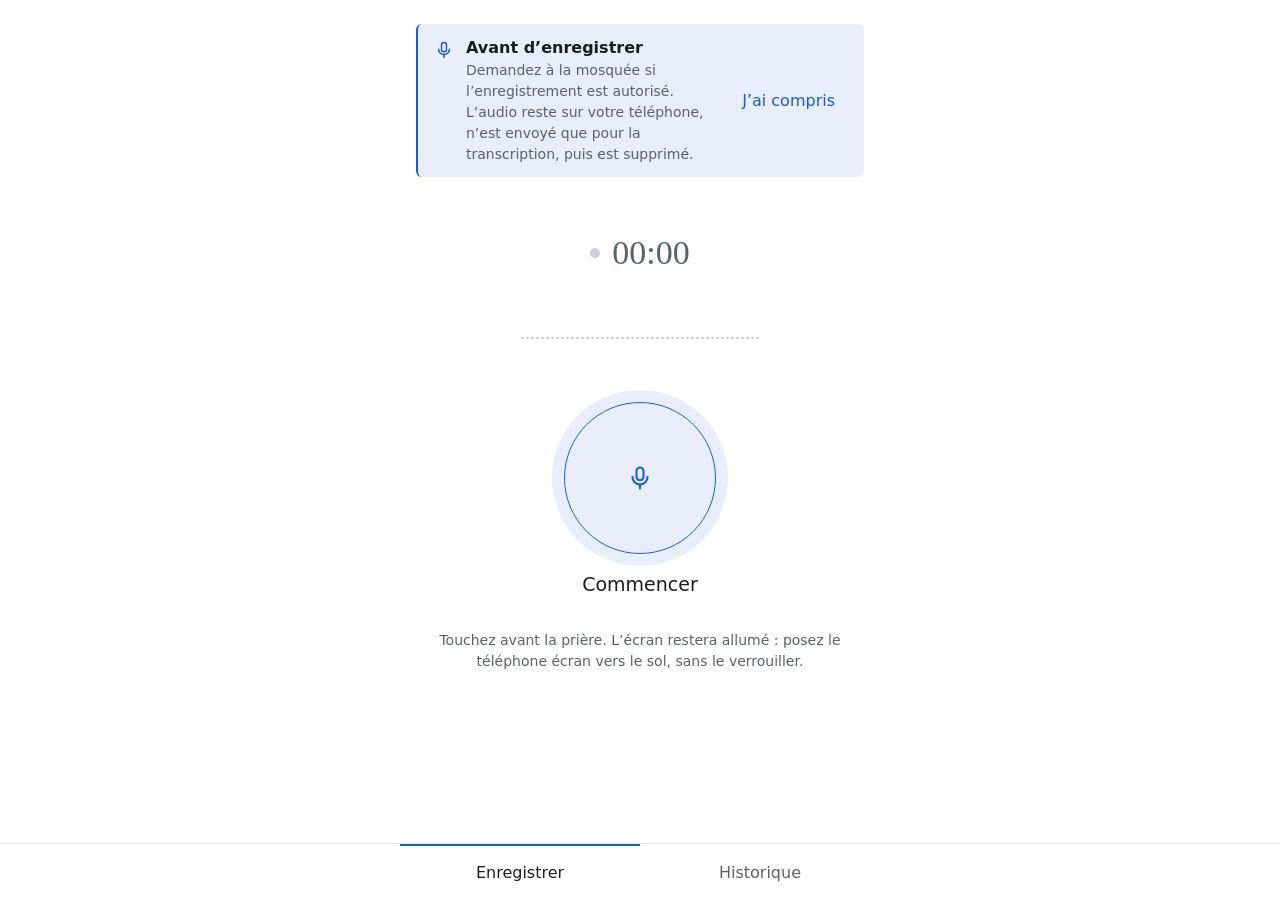
<file: index.html>
<!doctype html>
<html lang="fr">
  <head>
    <meta charset="utf-8" />
    <meta name="viewport" content="width=device-width, initial-scale=1, viewport-fit=cover" />
    <meta name="color-scheme" content="light" />
    <meta name="apple-mobile-web-app-capable" content="yes" />
    <meta name="apple-mobile-web-app-status-bar-style" content="default" />
    <title>Sama3</title>
    <link rel="manifest" href="manifest.webmanifest" />
    <link rel="stylesheet" href="styles/tokens.css" />
    <link rel="stylesheet" href="styles/base.css" />
    <link rel="stylesheet" href="styles/components.css" />
  </head>
  <body>
    <main id="app" class="app"></main>
    <nav id="nav" class="app-nav"></nav>
    <script type="module" src="src/main.js"></script>
  </body>
</html>
</file>
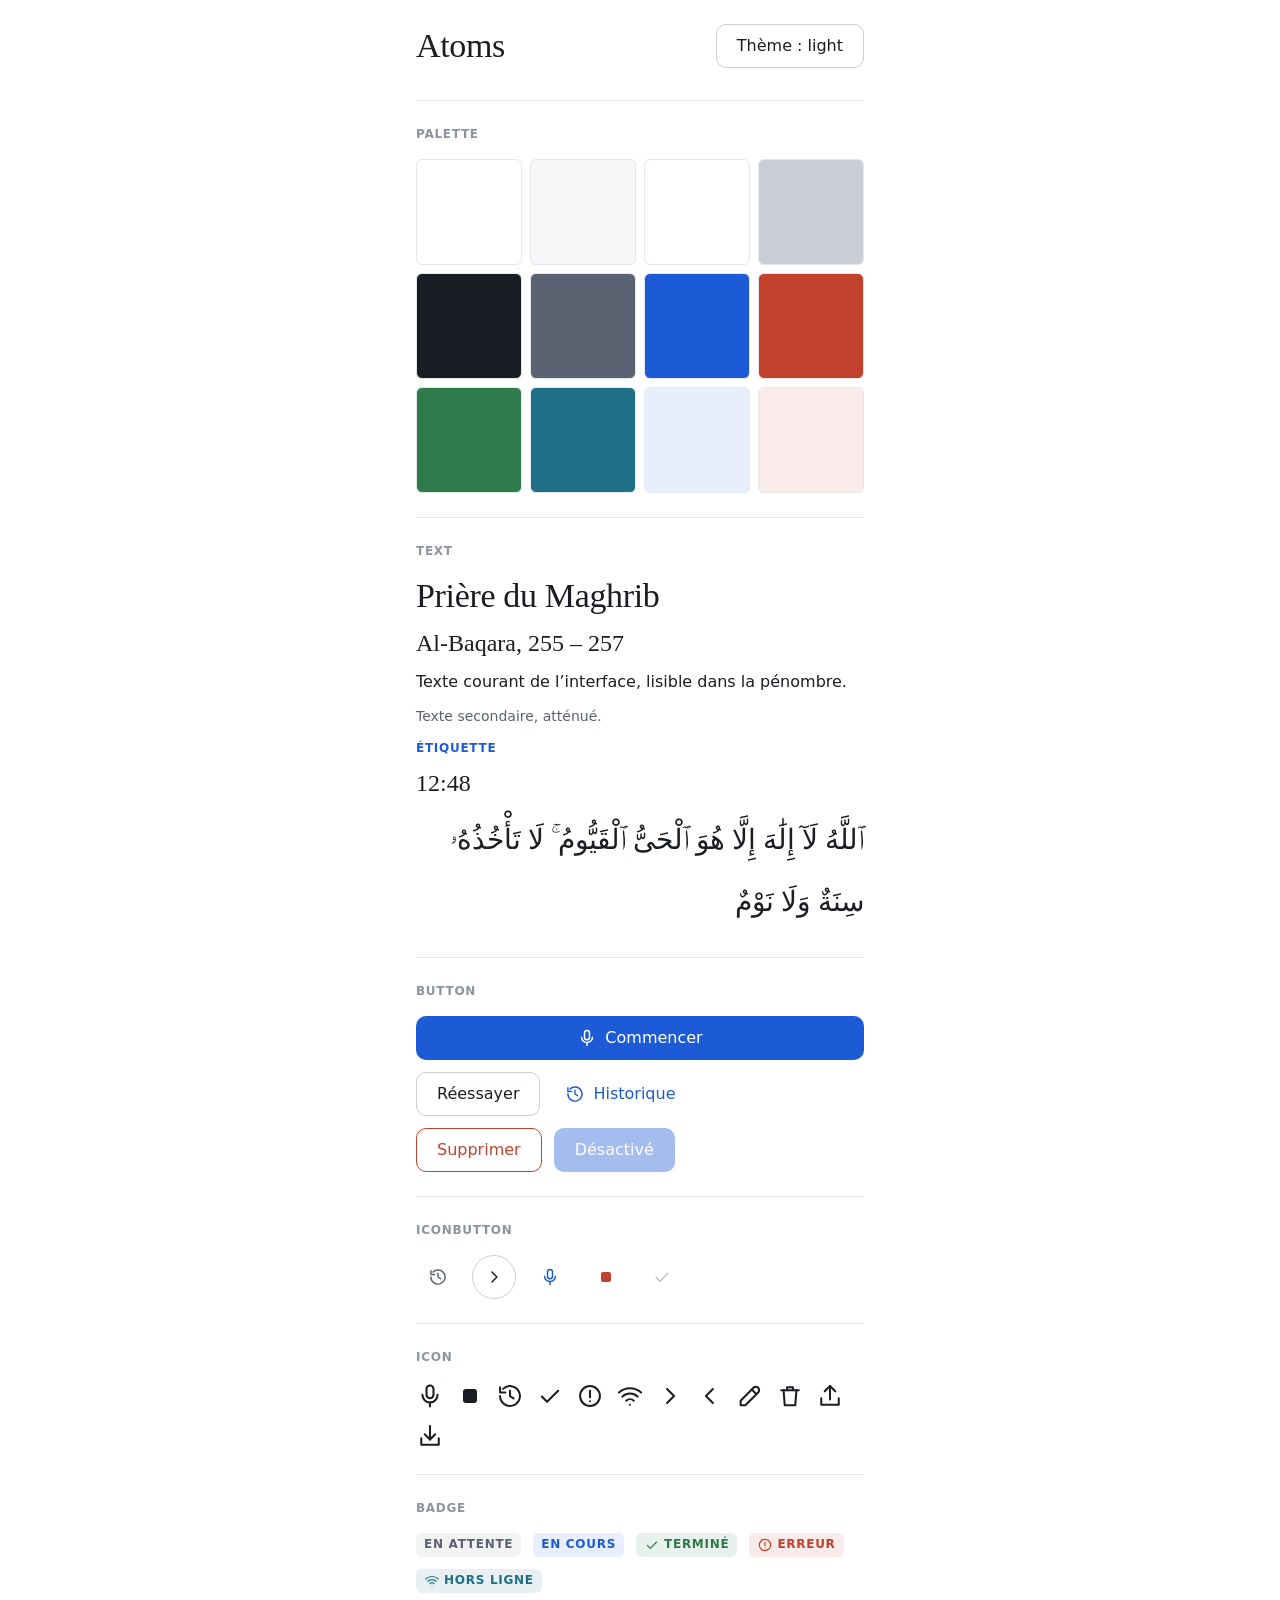
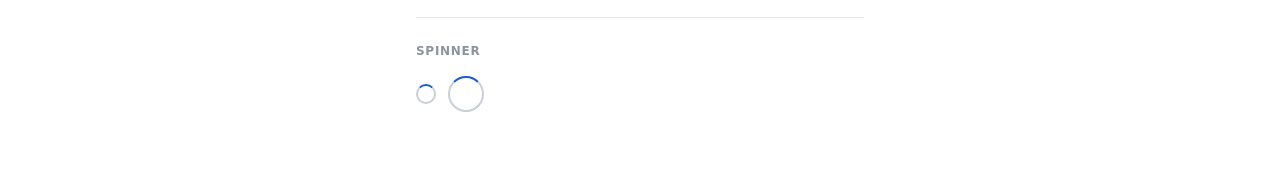
<file: dev/atoms.html>
<!doctype html>
<html lang="fr">
  <head>
    <meta charset="utf-8" />
    <meta name="viewport" content="width=device-width, initial-scale=1, viewport-fit=cover" />
    <meta name="color-scheme" content="dark light" />
    <title>Sama3 — atoms (dev)</title>
    <link rel="stylesheet" href="../styles/tokens.css" />
    <link rel="stylesheet" href="../styles/base.css" />
    <link rel="stylesheet" href="../styles/components.css" />
    <link rel="stylesheet" href="dev.css" />
  </head>
  <body>
    <main id="demo" class="dev"></main>
    <script type="module" src="atoms.js"></script>
  </body>
</html>
</file>
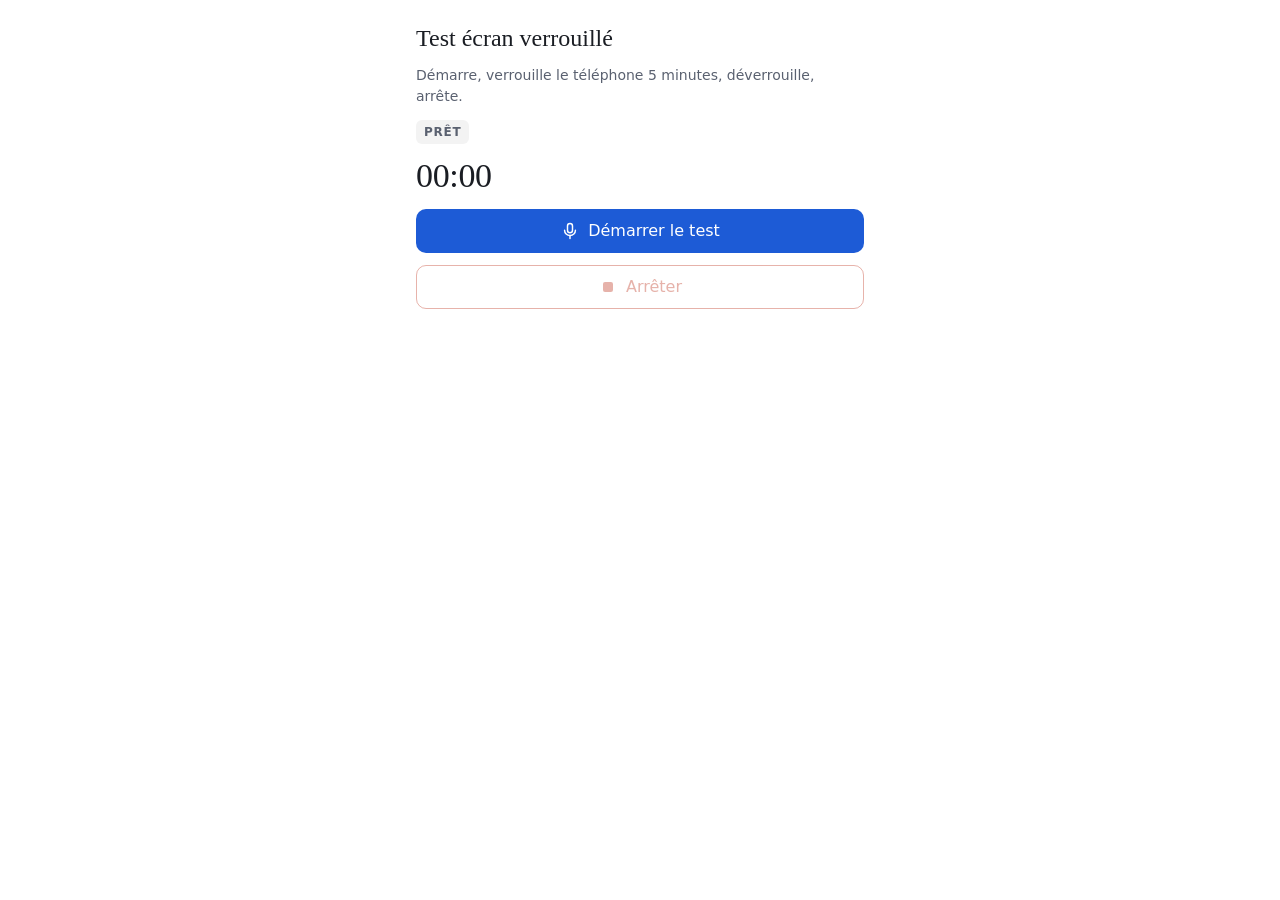
<file: dev/lock-test.html>
<!doctype html>
<html lang="fr">
  <head>
    <meta charset="utf-8" />
    <meta name="viewport" content="width=device-width, initial-scale=1, viewport-fit=cover" />
    <meta name="color-scheme" content="dark light" />
    <title>Sama3 — test écran verrouillé (dev)</title>
    <link rel="stylesheet" href="../styles/tokens.css" />
    <link rel="stylesheet" href="../styles/base.css" />
    <link rel="stylesheet" href="../styles/components.css" />
    <link rel="stylesheet" href="dev.css" />
  </head>
  <body>
    <main id="demo" class="dev"></main>
    <script type="module" src="lock-test.js"></script>
  </body>
</html>
</file>
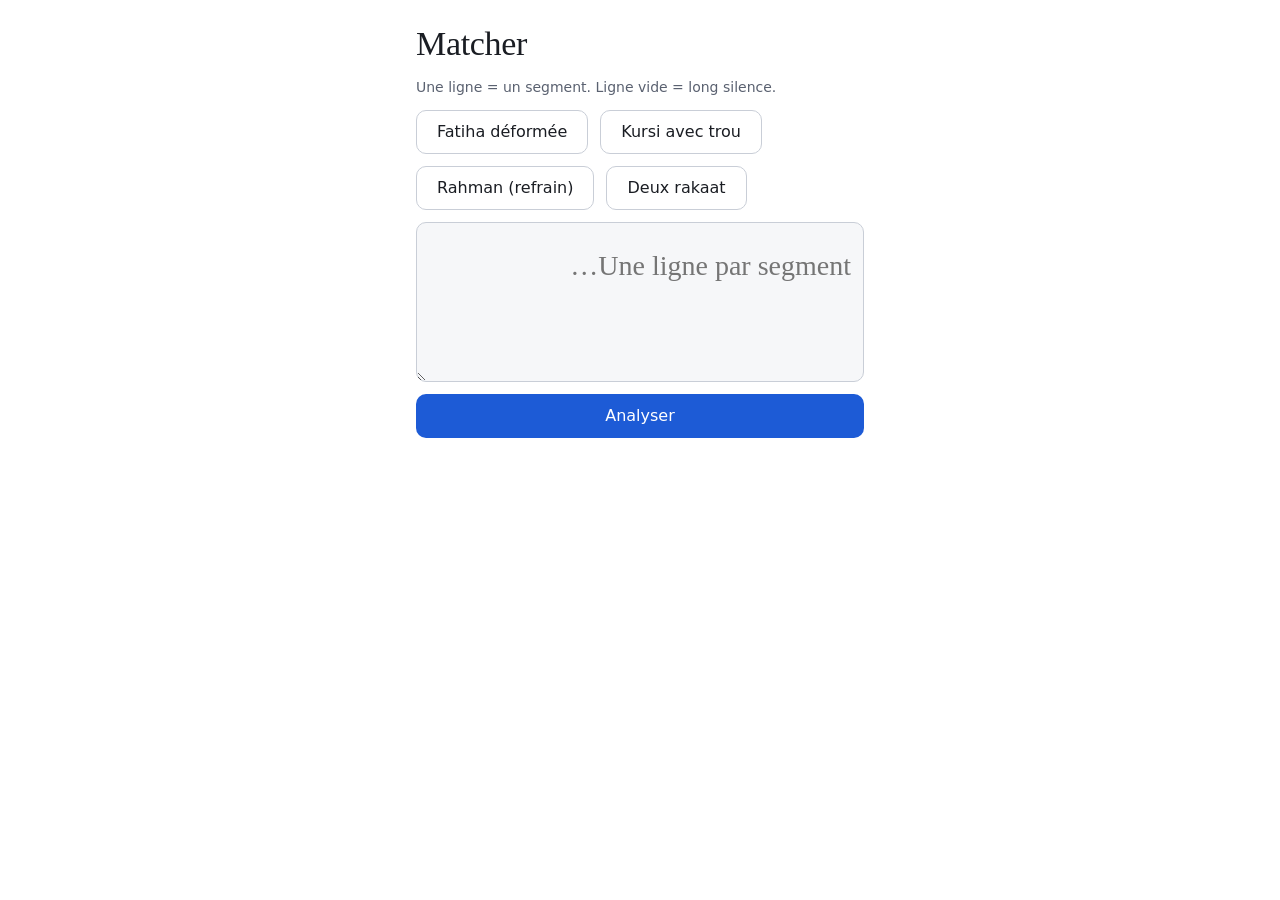
<file: dev/matcher.html>
<!doctype html>
<html lang="fr">
  <head>
    <meta charset="utf-8" />
    <meta name="viewport" content="width=device-width, initial-scale=1, viewport-fit=cover" />
    <meta name="color-scheme" content="dark light" />
    <title>Sama3 — matcher (dev)</title>
    <link rel="stylesheet" href="../styles/tokens.css" />
    <link rel="stylesheet" href="../styles/base.css" />
    <link rel="stylesheet" href="../styles/components.css" />
    <link rel="stylesheet" href="dev.css" />
  </head>
  <body>
    <main id="demo" class="dev"></main>
    <script type="module" src="matcher.js"></script>
  </body>
</html>
</file>
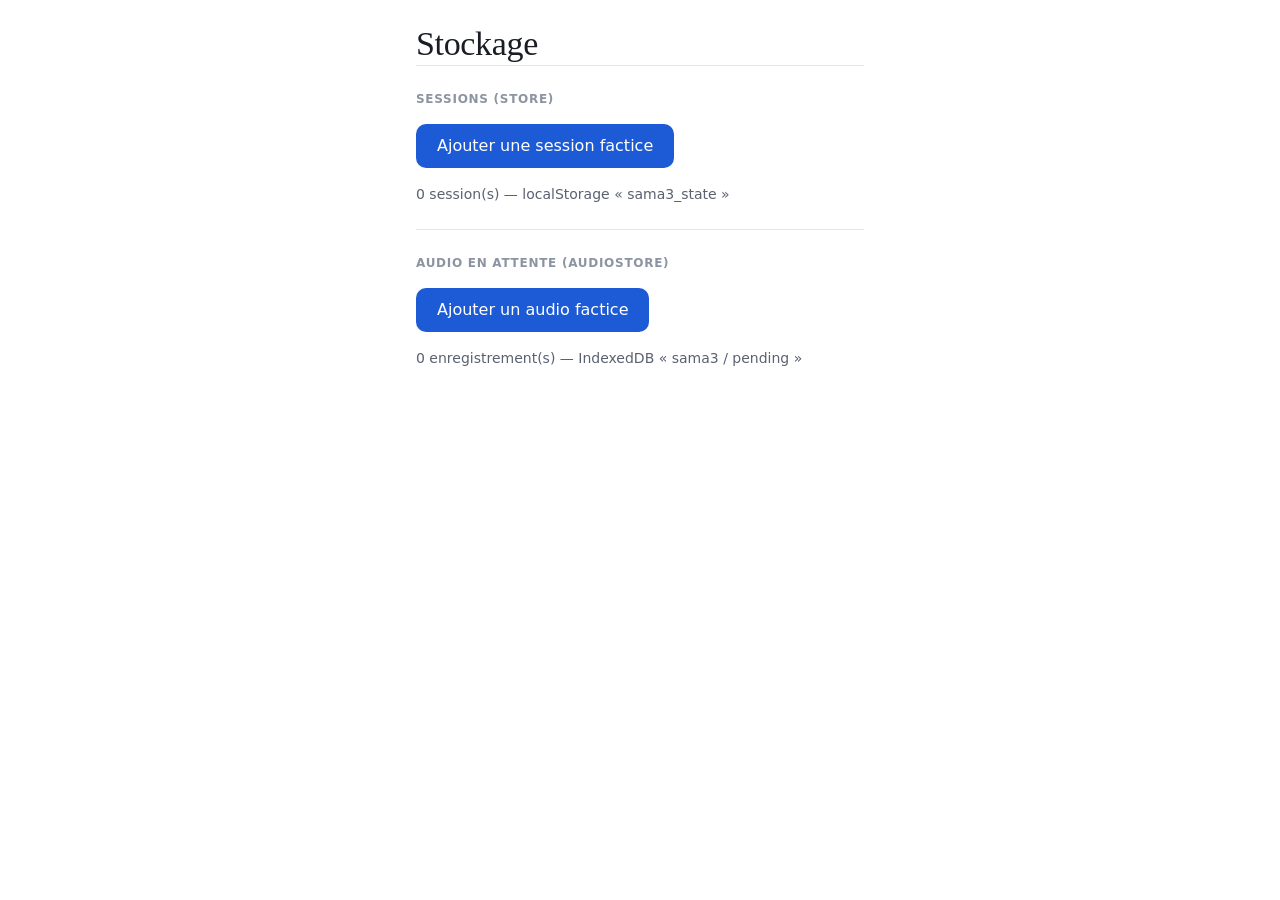
<file: dev/storage.html>
<!doctype html>
<html lang="fr">
  <head>
    <meta charset="utf-8" />
    <meta name="viewport" content="width=device-width, initial-scale=1, viewport-fit=cover" />
    <meta name="color-scheme" content="dark light" />
    <title>Sama3 — stockage (dev)</title>
    <link rel="stylesheet" href="../styles/tokens.css" />
    <link rel="stylesheet" href="../styles/base.css" />
    <link rel="stylesheet" href="../styles/components.css" />
    <link rel="stylesheet" href="dev.css" />
  </head>
  <body>
    <main id="demo" class="dev"></main>
    <script type="module" src="storage.js"></script>
  </body>
</html>
</file>
<file: styles/tokens.css>
/* Sama3 — tokens.css
   Seule source de valeurs visuelles du projet (§11, §14.1).
   Thème clair (fond blanc, accent bleu) par défaut ;
   variante sombre uniquement si forcée via <html data-theme="dark">. */

:root {
  color-scheme: light;

  /* — Couleurs : clair (défaut) — blanc, encre neutre, bleu — */
  --color-bg: #ffffff;
  --color-surface: #f6f7f9;
  --color-surface-raised: #ffffff;
  --color-line: #e4e7ec;
  --color-line-strong: #c9ced7;

  --color-text: #1a1d23;
  --color-text-muted: #5a6170;
  --color-text-faint: #8d94a1;

  --color-accent: #1d5bd6;
  --color-accent-strong: #1747ab;
  --color-on-accent: #ffffff;
  --color-accent-soft: rgba(29, 91, 214, 0.1);

  --color-danger: #c2412d;
  --color-danger-strong: #a33422;
  --color-on-danger: #ffffff;
  --color-danger-soft: rgba(194, 65, 45, 0.1);

  --color-success: #2f7a4b;
  --color-success-soft: rgba(47, 122, 75, 0.1);

  --color-info: #1f6f86;
  --color-info-soft: rgba(31, 111, 134, 0.1);

  --color-neutral-soft: rgba(26, 29, 35, 0.05);

  --color-focus: #1d5bd6;
  --color-backdrop: rgba(26, 29, 35, 0.4);

  /* — Ombres : très discrètes, on sépare par filets plutôt que par élévation — */
  --shadow-raised: 0 1px 2px rgba(26, 29, 35, 0.06), 0 6px 16px rgba(26, 29, 35, 0.06);
  --shadow-press: 0 0 0 rgba(0, 0, 0, 0);

  /* — Typographie — */
  --font-ui: "Seravek", "Avenir Next", "Segoe UI", system-ui, -apple-system, sans-serif;
  --font-display: "Iowan Old Style", "Palatino Linotype", "Palatino", "Book Antiqua", Georgia, serif;
  --font-arabic: "Noto Naskh Arabic", serif;

  --text-xs: 0.75rem;
  --text-sm: 0.875rem;
  --text-md: 1rem;
  --text-lg: 1.1875rem;
  --text-xl: 1.5rem;
  --text-display: 2.125rem;
  --text-arabic: 1.75rem;
  --text-arabic-lg: 2.125rem;

  --leading-tight: 1.2;
  --leading-normal: 1.5;
  --leading-arabic: 2.2;

  --weight-regular: 400;
  --weight-medium: 500;
  --weight-semibold: 600;

  --tracking-label: 0.06em;
  --tracking-display: -0.01em;

  /* — Espacements (base 4px) — */
  --space-1: 0.25rem;
  --space-2: 0.5rem;
  --space-3: 0.75rem;
  --space-4: 1rem;
  --space-5: 1.25rem;
  --space-6: 1.5rem;
  --space-8: 2rem;
  --space-10: 2.5rem;
  --space-12: 3rem;

  /* — Rayons — */
  --radius-sm: 6px;
  --radius-md: 10px;
  --radius-lg: 16px;
  --radius-full: 999px;

  /* — Bordures — */
  --border-thin: 1px;
  --border-focus: 2px;
  --focus-offset: 2px;

  /* — Dimensions — */
  --touch-min: 44px;
  --hidden-size: 1px;
  --icon-sm: 16px;
  --icon-md: 20px;
  --icon-lg: 28px;
  --icon-stroke: 1.75;
  --spinner-md: 20px;
  --spinner-lg: 36px;
  --spinner-stroke: 2px;
  --badge-height: 24px;
  --layout-max: 30rem;
  --gutter: 1rem;
  --record-size: 9.5rem;
  --record-halo: 0.75rem;
  --timer-dot: 0.625rem;
  --meter-height: 4rem;
  --meter-bar: 3px;
  --meter-gap: 2px;
  --meter-dot: 2px;
  --empty-mark: 4rem;
  --reading-max: 38rem;
  --nav-height: 3.5rem;

  /* — Mouvement — */
  --duration-fast: 120ms;
  --duration-base: 200ms;
  --duration-slow: 900ms;
  --duration-pulse: 1800ms;
  --duration-instant: 0.01ms;
  --ease-out: cubic-bezier(0.2, 0.7, 0.2, 1);
  --press-scale: 0.97;
  --opacity-disabled: 0.4;
}

/* — Variante sombre (forcée uniquement) — */
:root[data-theme="dark"] {
  color-scheme: dark;
  --color-bg: #121418;
  --color-surface: #1a1d23;
  --color-surface-raised: #22262e;
  --color-line: #2b3039;
  --color-line-strong: #414855;
  --color-text: #e8ebf0;
  --color-text-muted: #a2a9b6;
  --color-text-faint: #6c7381;
  --color-accent: #6f9cff;
  --color-accent-strong: #93b5ff;
  --color-on-accent: #0d1424;
  --color-accent-soft: rgba(111, 156, 255, 0.15);
  --color-danger: #e5826b;
  --color-danger-strong: #efa08e;
  --color-on-danger: #1a0f0c;
  --color-danger-soft: rgba(229, 130, 107, 0.15);
  --color-success: #79c08f;
  --color-success-soft: rgba(121, 192, 143, 0.15);
  --color-info: #6fb6c9;
  --color-info-soft: rgba(111, 182, 201, 0.15);
  --color-neutral-soft: rgba(232, 235, 240, 0.07);
  --color-focus: #93b5ff;
  --color-backdrop: rgba(8, 9, 11, 0.72);
  --shadow-raised: 0 1px 0 rgba(255, 255, 255, 0.03) inset, 0 6px 18px rgba(0, 0, 0, 0.35);
}
</file>
<file: styles/base.css>
/* Sama3 — base.css
   Reset léger, typographie, texte arabe RTL. Aucune valeur en dur : tokens.css uniquement. */

*,
*::before,
*::after {
  box-sizing: border-box;
}

* {
  margin: 0;
}

html {
  -webkit-text-size-adjust: 100%;
  text-size-adjust: 100%;
}

body {
  min-height: 100dvh;
  background: var(--color-bg);
  color: var(--color-text);
  font-family: var(--font-ui);
  font-size: var(--text-md);
  line-height: var(--leading-normal);
  -webkit-font-smoothing: antialiased;
  -webkit-tap-highlight-color: transparent;
}

img,
svg {
  display: block;
  max-width: 100%;
}

button,
input,
textarea,
select {
  font: inherit;
  color: inherit;
}

button {
  background: none;
  border: none;
  padding: 0;
  cursor: pointer;
}

:focus-visible {
  outline: var(--border-focus) solid var(--color-focus);
  outline-offset: var(--focus-offset);
}

.visually-hidden {
  position: absolute;
  width: var(--hidden-size);
  height: var(--hidden-size);
  padding: 0;
  overflow: hidden;
  clip: rect(0 0 0 0);
  white-space: nowrap;
  border: 0;
}

/* — Typographie (atom Text) — */

.text {
  overflow-wrap: break-word;
}

.text--display {
  font-family: var(--font-display);
  font-size: var(--text-display);
  font-weight: var(--weight-regular);
  line-height: var(--leading-tight);
  letter-spacing: var(--tracking-display);
}

.text--title {
  font-family: var(--font-display);
  font-size: var(--text-xl);
  font-weight: var(--weight-regular);
  line-height: var(--leading-tight);
}

.text--body {
  font-size: var(--text-md);
}

.text--small {
  font-size: var(--text-sm);
}

.text--label {
  font-size: var(--text-xs);
  font-weight: var(--weight-semibold);
  letter-spacing: var(--tracking-label);
  text-transform: uppercase;
}

.text--numeric {
  font-variant-numeric: tabular-nums;
}

.text--arabic {
  font-family: var(--font-arabic);
  font-size: var(--text-arabic);
  line-height: var(--leading-arabic);
  text-align: right;
}

.text--muted {
  color: var(--color-text-muted);
}

.text--faint {
  color: var(--color-text-faint);
}

.text--accent {
  color: var(--color-accent);
}

@media (prefers-reduced-motion: reduce) {
  *,
  *::before,
  *::after {
    animation-duration: var(--duration-instant) !important;
    animation-iteration-count: 1 !important;
    transition-duration: var(--duration-instant) !important;
  }
}
</file>
<file: styles/components.css>
/* Sama3 — components.css
   Styles des composants et du shell. Aucune valeur en dur : tokens.css uniquement. */

/* — Icon — */

.icon {
  flex: none;
  fill: none;
  stroke: currentColor;
  stroke-width: var(--icon-stroke);
  stroke-linecap: round;
  stroke-linejoin: round;
}

.icon--sm {
  width: var(--icon-sm);
  height: var(--icon-sm);
}

.icon--md {
  width: var(--icon-md);
  height: var(--icon-md);
}

.icon--lg {
  width: var(--icon-lg);
  height: var(--icon-lg);
}

.icon .icon__fill {
  fill: currentColor;
  stroke: none;
}

/* — Button — */

.btn {
  display: inline-flex;
  align-items: center;
  justify-content: center;
  gap: var(--space-2);
  min-height: var(--touch-min);
  padding: var(--space-2) var(--space-5);
  border: var(--border-thin) solid transparent;
  border-radius: var(--radius-md);
  font-size: var(--text-md);
  font-weight: var(--weight-medium);
  line-height: var(--leading-tight);
  text-align: center;
  transition:
    background-color var(--duration-fast) var(--ease-out),
    border-color var(--duration-fast) var(--ease-out),
    color var(--duration-fast) var(--ease-out),
    transform var(--duration-fast) var(--ease-out);
}

.btn:active:not(:disabled) {
  transform: scale(var(--press-scale));
}

.btn:disabled {
  opacity: var(--opacity-disabled);
  cursor: not-allowed;
}

.btn--block {
  display: flex;
  width: 100%;
}

.btn--primary {
  background: var(--color-accent);
  color: var(--color-on-accent);
}

.btn--primary:hover:not(:disabled) {
  background: var(--color-accent-strong);
}

.btn--secondary {
  border-color: var(--color-line-strong);
  color: var(--color-text);
}

.btn--secondary:hover:not(:disabled) {
  border-color: var(--color-accent);
  color: var(--color-accent);
}

.btn--quiet {
  padding-inline: var(--space-3);
  color: var(--color-accent);
}

.btn--quiet:hover:not(:disabled) {
  background: var(--color-accent-soft);
}

.btn--danger {
  border-color: var(--color-danger);
  color: var(--color-danger);
}

.btn--danger:hover:not(:disabled) {
  background: var(--color-danger-soft);
}

/* — IconButton — */

.icon-btn {
  display: inline-flex;
  align-items: center;
  justify-content: center;
  width: var(--touch-min);
  height: var(--touch-min);
  border: var(--border-thin) solid transparent;
  border-radius: var(--radius-full);
  color: var(--color-text-muted);
  transition:
    background-color var(--duration-fast) var(--ease-out),
    color var(--duration-fast) var(--ease-out),
    transform var(--duration-fast) var(--ease-out);
}

.icon-btn:hover:not(:disabled) {
  background: var(--color-neutral-soft);
  color: var(--color-text);
}

.icon-btn:active:not(:disabled) {
  transform: scale(var(--press-scale));
}

.icon-btn:disabled {
  opacity: var(--opacity-disabled);
  cursor: not-allowed;
}

.icon-btn--outline {
  border-color: var(--color-line-strong);
  color: var(--color-text);
}

.icon-btn--accent {
  color: var(--color-accent);
}

.icon-btn--danger {
  color: var(--color-danger);
}

/* — Badge — */

.badge {
  display: inline-flex;
  align-items: center;
  gap: var(--space-1);
  min-height: var(--badge-height);
  padding: 0 var(--space-2);
  border-radius: var(--radius-sm);
  font-size: var(--text-xs);
  font-weight: var(--weight-semibold);
  letter-spacing: var(--tracking-label);
  line-height: var(--leading-tight);
  text-transform: uppercase;
  white-space: nowrap;
}

.badge--neutral {
  background: var(--color-neutral-soft);
  color: var(--color-text-muted);
}

.badge--accent {
  background: var(--color-accent-soft);
  color: var(--color-accent);
}

.badge--success {
  background: var(--color-success-soft);
  color: var(--color-success);
}

.badge--danger {
  background: var(--color-danger-soft);
  color: var(--color-danger);
}

.badge--info {
  background: var(--color-info-soft);
  color: var(--color-info);
}

/* — Spinner — */

.spinner {
  display: inline-flex;
  align-items: center;
  justify-content: center;
  color: var(--color-accent);
}

.spinner__ring {
  display: block;
  border: var(--spinner-stroke) solid var(--color-line-strong);
  border-top-color: currentColor;
  border-radius: var(--radius-full);
  animation: spinner-turn var(--duration-slow) linear infinite;
}

.spinner--md .spinner__ring {
  width: var(--spinner-md);
  height: var(--spinner-md);
}

.spinner--lg .spinner__ring {
  width: var(--spinner-lg);
  height: var(--spinner-lg);
}

@keyframes spinner-turn {
  to {
    transform: rotate(1turn);
  }
}

/* — Layout des écrans — */

.screen {
  display: flex;
  flex-direction: column;
  gap: var(--space-6);
  width: 100%;
  max-width: var(--layout-max);
  margin-inline: auto;
  padding: var(--space-6) var(--gutter) var(--space-8);
}

/* — Timer — */

.timer {
  display: inline-flex;
  align-items: center;
  gap: var(--space-3);
  font-family: var(--font-display);
  font-size: var(--text-display);
  line-height: var(--leading-tight);
  font-variant-numeric: tabular-nums;
  color: var(--color-text-muted);
}

.timer__dot {
  width: var(--timer-dot);
  height: var(--timer-dot);
  border-radius: var(--radius-full);
  background: var(--color-line-strong);
}

.timer--active {
  color: var(--color-text);
}

.timer--active .timer__dot {
  background: var(--color-danger);
  animation: pulse var(--duration-pulse) var(--ease-out) infinite;
}

@keyframes pulse {
  50% {
    opacity: 0.25;
  }
}

/* — RecordButton — */

.record-btn {
  display: flex;
  flex-direction: column;
  align-items: center;
  gap: var(--space-4);
  color: var(--color-text);
}

.record-btn__disc {
  display: grid;
  place-items: center;
  width: var(--record-size);
  height: var(--record-size);
  border-radius: var(--radius-full);
  border: var(--border-thin) solid var(--color-accent);
  background: var(--color-accent-soft);
  color: var(--color-accent);
  box-shadow: 0 0 0 var(--record-halo) var(--color-accent-soft);
  transition:
    transform var(--duration-fast) var(--ease-out),
    background-color var(--duration-base) var(--ease-out),
    border-color var(--duration-base) var(--ease-out),
    color var(--duration-base) var(--ease-out);
}

.record-btn:active:not(:disabled) .record-btn__disc {
  transform: scale(var(--press-scale));
}

.record-btn--recording .record-btn__disc {
  border-color: var(--color-danger);
  background: var(--color-danger-soft);
  color: var(--color-danger);
  box-shadow: 0 0 0 var(--record-halo) var(--color-danger-soft);
}

.record-btn:disabled {
  cursor: progress;
}

.record-btn__label {
  font-size: var(--text-lg);
  font-weight: var(--weight-medium);
}

/* — RecorderPanel — */

.recorder {
  display: flex;
  flex-direction: column;
  gap: var(--space-6);
}

.recorder__center {
  display: flex;
  flex-direction: column;
  align-items: center;
  gap: var(--space-8);
  padding-block: var(--space-8);
  text-align: center;
}

/* — StatusBanner — */

.banner {
  display: flex;
  align-items: flex-start;
  gap: var(--space-3);
  padding: var(--space-3) var(--space-4);
  border-inline-start: var(--border-focus) solid currentColor;
  border-radius: var(--radius-sm);
  background: var(--color-neutral-soft);
  color: var(--color-text-muted);
}

.banner > .icon {
  margin-top: var(--space-1);
}

.banner__body {
  flex: 1;
  color: var(--color-text);
}

.banner__title {
  font-weight: var(--weight-semibold);
}

.banner__message {
  font-size: var(--text-sm);
  color: var(--color-text-muted);
}

.banner__action {
  align-self: center;
}

.banner--info {
  background: var(--color-info-soft);
  color: var(--color-info);
}

.banner--success {
  background: var(--color-success-soft);
  color: var(--color-success);
}

.banner--danger {
  background: var(--color-danger-soft);
  color: var(--color-danger);
}

.banner--accent {
  background: var(--color-accent-soft);
  color: var(--color-accent);
}

/* — QueueList — */

.queue {
  display: flex;
  flex-direction: column;
  gap: var(--space-3);
}

.queue__list {
  list-style: none;
  padding: 0;
  border-top: var(--border-thin) solid var(--color-line);
}

.queue__item {
  display: flex;
  flex-wrap: wrap;
  align-items: center;
  justify-content: space-between;
  gap: var(--space-3);
  padding-block: var(--space-3);
  border-bottom: var(--border-thin) solid var(--color-line);
}

.queue__info {
  display: flex;
  flex-direction: column;
  min-width: 0;
}

.queue__side {
  display: flex;
  align-items: center;
  gap: var(--space-2);
}

.screen__loading {
  display: grid;
  place-items: center;
  padding-block: var(--space-12);
}

/* — PassageHeader — */

.passage-header {
  display: flex;
  align-items: flex-start;
  gap: var(--space-2);
  margin-inline-start: calc(var(--space-3) * -1);
}

.passage-header__body {
  display: flex;
  flex-direction: column;
  gap: var(--space-1);
  padding-top: var(--space-1);
}

/* — PassageList — */

.passage-list {
  display: flex;
  flex-direction: column;
  gap: var(--space-10);
}

.passage__head {
  display: flex;
  flex-direction: column;
  gap: var(--space-1);
  padding-bottom: var(--space-3);
  border-bottom: var(--border-thin) solid var(--color-accent);
}

.passage__verses {
  display: flex;
  flex-direction: column;
}

/* — VerseCard — */

.verse-card {
  border-bottom: var(--border-thin) solid var(--color-line);
}

.verse-card__hit {
  display: flex;
  flex-direction: column;
  gap: var(--space-3);
  width: 100%;
  min-height: var(--touch-min);
  padding-block: var(--space-5);
  text-align: start;
  transition: background-color var(--duration-fast) var(--ease-out);
}

.verse-card__hit:active {
  background: var(--color-neutral-soft);
}

.verse-card__translation {
  font-size: var(--text-sm);
  color: var(--color-text-muted);
}

.verse-card__translation--missing {
  font-style: italic;
  color: var(--color-text-faint);
}

.verse-card__foot {
  display: flex;
  align-items: center;
  justify-content: space-between;
  font-size: var(--text-xs);
  letter-spacing: var(--tracking-label);
  text-transform: uppercase;
  color: var(--color-text-faint);
}

/* — Tabs — */

.tabs {
  display: flex;
  border-bottom: var(--border-thin) solid var(--color-line);
}

.tabs__tab {
  flex: 1;
  min-height: var(--touch-min);
  padding-inline: var(--space-2);
  border-bottom: var(--border-focus) solid transparent;
  margin-bottom: calc(var(--border-thin) * -1);
  font-weight: var(--weight-medium);
  color: var(--color-text-muted);
  transition:
    color var(--duration-fast) var(--ease-out),
    border-color var(--duration-fast) var(--ease-out);
}

.tabs__tab--active {
  border-bottom-color: var(--color-accent);
  color: var(--color-text);
}

/* — VerseDetail — */

.verse-detail {
  display: flex;
  flex-direction: column;
  gap: var(--space-5);
}

.verse-detail__head {
  display: flex;
  align-items: flex-start;
  gap: var(--space-2);
  margin-inline-start: calc(var(--space-3) * -1);
}

.verse-detail__panel {
  display: flex;
  flex-direction: column;
  gap: var(--space-4);
  max-width: var(--reading-max);
  font-size: var(--text-lg);
}

.verse-detail__panel .text--arabic {
  font-size: var(--text-arabic-lg);
}

/* — EmptyState — */

.empty-state {
  display: flex;
  flex-direction: column;
  align-items: center;
  gap: var(--space-3);
  padding: var(--space-12) var(--space-4);
  text-align: center;
}

.empty-state__mark {
  display: grid;
  place-items: center;
  width: var(--empty-mark);
  height: var(--empty-mark);
  margin-bottom: var(--space-2);
  border: var(--border-thin) solid var(--color-line-strong);
  border-radius: var(--radius-full);
  color: var(--color-accent);
}

/* — Shell : contenu + barre de navigation basse — */

.app {
  padding-bottom: calc(var(--nav-height) + env(safe-area-inset-bottom));
}

.app-nav {
  position: fixed;
  inset-inline: 0;
  bottom: 0;
  padding-bottom: env(safe-area-inset-bottom);
  background: var(--color-bg);
  border-top: var(--border-thin) solid var(--color-line);
}

.app-nav .tabs {
  max-width: var(--layout-max);
  margin-inline: auto;
  border-bottom: 0;
}

.app-nav .tabs__tab {
  min-height: var(--nav-height);
  border-bottom: 0;
  border-top: var(--border-focus) solid transparent;
  margin: 0;
}

.app-nav .tabs__tab--active {
  border-top-color: var(--color-accent);
}

/* Pendant l'enregistrement : un seul bouton à l'écran (§6). */
.is-recording .app-nav {
  display: none;
}

.is-recording .app {
  padding-bottom: 0;
}

/* — En-tête d'écran — */

.screen__head {
  display: flex;
  flex-wrap: wrap;
  align-items: flex-end;
  justify-content: space-between;
  gap: var(--space-3);
}

.screen__actions {
  display: flex;
  margin-inline-end: calc(var(--space-3) * -1);
}

/* — HistoryList — */

.history {
  display: flex;
  flex-direction: column;
  gap: var(--space-6);
}

.history__date {
  padding-bottom: var(--space-2);
  font-weight: var(--weight-semibold);
}

.history__date::first-letter {
  text-transform: uppercase;
}

.history__list {
  list-style: none;
  padding: 0;
  border-top: var(--border-thin) solid var(--color-line);
}

.history__row {
  display: flex;
  align-items: center;
  gap: var(--space-1);
  border-bottom: var(--border-thin) solid var(--color-line);
}

.history__open {
  display: flex;
  flex: 1;
  align-items: baseline;
  gap: var(--space-3);
  min-width: 0;
  min-height: var(--touch-min);
  padding-block: var(--space-3);
  text-align: start;
}

.history__open > .text--body {
  overflow: hidden;
  text-overflow: ellipsis;
  white-space: nowrap;
  font-weight: var(--weight-medium);
}

.history__open:active {
  background: var(--color-neutral-soft);
}

/* — LevelMeter — */

.level-meter {
  display: flex;
  align-items: center;
  justify-content: center;
  gap: var(--meter-gap);
  width: 100%;
  height: var(--meter-height);
  color: var(--color-line-strong);
}

.level-meter--active {
  color: var(--color-accent);
}

.level-meter__bar {
  flex: none;
  width: var(--meter-bar);
  height: max(var(--meter-dot), calc(var(--level) * 100%));
  border-radius: var(--radius-full);
  background: currentColor;
}
</file>
<file: dev/dev.css>
/* Mise en page des pages de test /dev uniquement. Tokens uniquement. */

.dev {
  max-width: var(--layout-max);
  margin-inline: auto;
  padding: var(--space-6) var(--gutter) var(--space-12);
}

.dev__head {
  display: flex;
  align-items: center;
  justify-content: space-between;
  gap: var(--space-4);
  margin-bottom: var(--space-8);
}

.dev__section {
  padding-block: var(--space-6);
  border-top: var(--border-thin) solid var(--color-line);
}

.dev__section > .text--label {
  display: block;
  margin-bottom: var(--space-4);
  color: var(--color-text-faint);
}

.dev__row {
  display: flex;
  flex-wrap: wrap;
  align-items: center;
  gap: var(--space-3);
}

.dev__stack {
  display: flex;
  flex-direction: column;
  gap: var(--space-3);
}

.dev__swatches {
  display: grid;
  grid-template-columns: repeat(4, 1fr);
  gap: var(--space-2);
}

.dev__swatch {
  aspect-ratio: 1;
  border: var(--border-thin) solid var(--color-line);
  border-radius: var(--radius-sm);
}

.dev__log {
  margin-top: var(--space-4);
}

.dev__entry {
  display: flex;
  flex-wrap: wrap;
  align-items: center;
  gap: var(--space-2);
  padding-block: var(--space-2);
  border-bottom: var(--border-thin) solid var(--color-line);
}

.dev__entry > .text {
  flex: 1 1 100%;
}

.dev__textarea {
  width: 100%;
  min-height: 10rem;
  padding: var(--space-3);
  border: var(--border-thin) solid var(--color-line-strong);
  border-radius: var(--radius-md);
  background: var(--color-surface);
}
</file>
